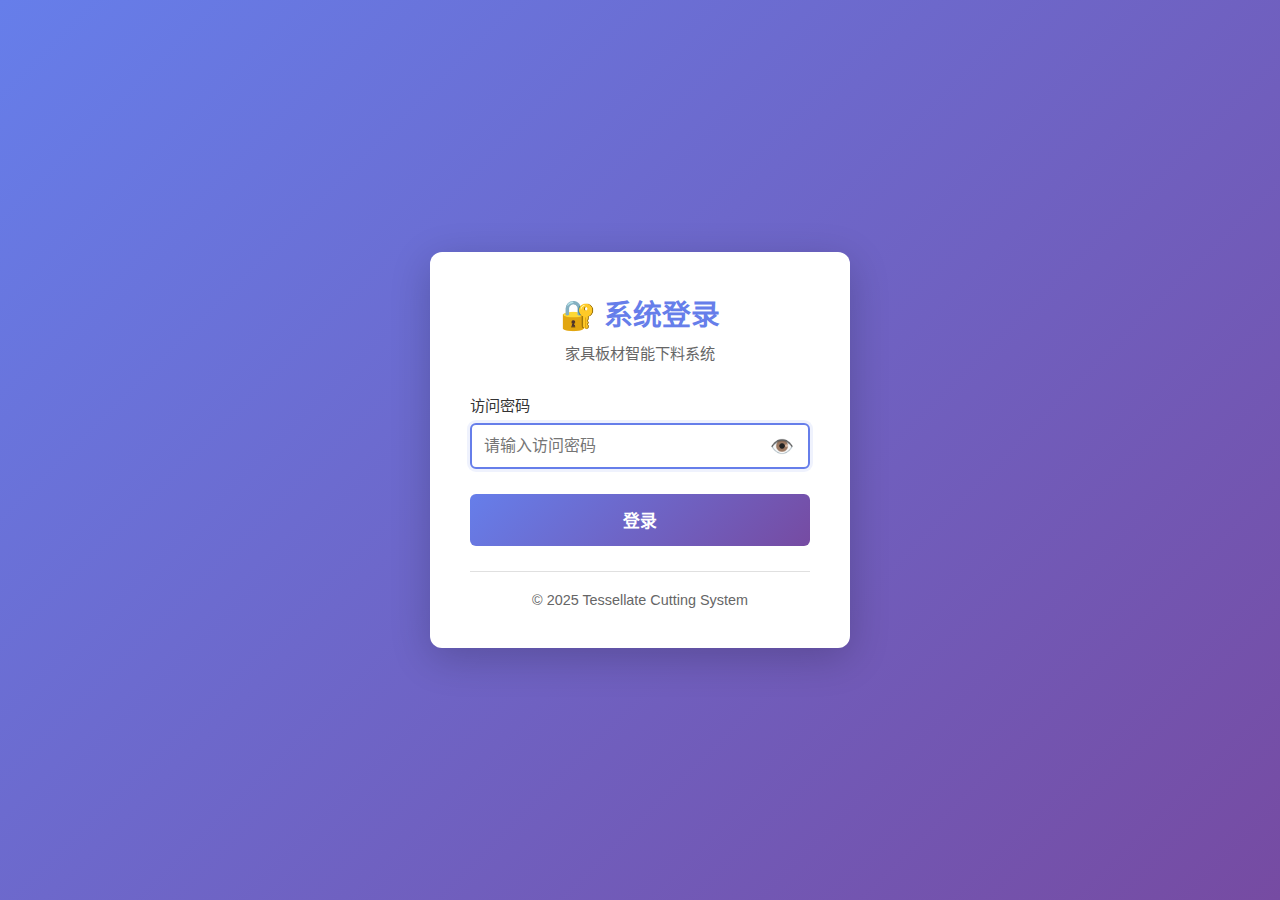
<file: webapp/templates/login.html>
<!DOCTYPE html>
<html lang="zh-CN">
<head>
    <meta charset="UTF-8">
    <meta name="viewport" content="width=device-width, initial-scale=1.0">
    <title>登录 - 家具板材智能下料系统</title>
    <style>
        * {
            margin: 0;
            padding: 0;
            box-sizing: border-box;
        }

        body {
            font-family: 'Segoe UI', Tahoma, Geneva, Verdana, sans-serif;
            background: linear-gradient(135deg, #667eea 0%, #764ba2 100%);
            min-height: 100vh;
            display: flex;
            align-items: center;
            justify-content: center;
            color: #333;
        }

        .login-container {
            background: white;
            border-radius: 12px;
            box-shadow: 0 10px 40px rgba(0, 0, 0, 0.2);
            width: 100%;
            max-width: 420px;
            padding: 40px;
            margin: 20px;
        }

        .logo {
            text-align: center;
            margin-bottom: 30px;
        }

        .logo h1 {
            font-size: 1.8em;
            color: #667eea;
            margin-bottom: 8px;
        }

        .logo p {
            color: #666;
            font-size: 0.95em;
        }

        .form-group {
            margin-bottom: 25px;
        }

        label {
            display: block;
            margin-bottom: 8px;
            color: #333;
            font-weight: 500;
            font-size: 0.95em;
        }

        .password-input-wrapper {
            position: relative;
            display: flex;
            align-items: center;
        }

        input[type="password"],
        input[type="text"] {
            width: 100%;
            padding: 12px 40px 12px 12px;
            border: 2px solid #e0e0e0;
            border-radius: 6px;
            font-size: 1em;
            transition: all 0.3s;
        }

        input[type="password"]:focus,
        input[type="text"]:focus {
            outline: none;
            border-color: #667eea;
            box-shadow: 0 0 0 3px rgba(102, 126, 234, 0.1);
        }

        .toggle-password {
            position: absolute;
            right: 12px;
            background: none;
            border: none;
            color: #666;
            cursor: pointer;
            font-size: 1.2em;
            padding: 4px;
            display: flex;
            align-items: center;
            justify-content: center;
        }

        .toggle-password:hover {
            color: #667eea;
        }

        .btn {
            width: 100%;
            padding: 14px;
            background: linear-gradient(135deg, #667eea 0%, #764ba2 100%);
            color: white;
            border: none;
            border-radius: 6px;
            font-size: 1.05em;
            font-weight: 600;
            cursor: pointer;
            transition: all 0.3s;
        }

        .btn:hover {
            transform: translateY(-2px);
            box-shadow: 0 5px 15px rgba(102, 126, 234, 0.4);
        }

        .btn:active {
            transform: translateY(0);
        }

        .btn:disabled {
            opacity: 0.6;
            cursor: not-allowed;
            transform: none;
        }

        .error-message {
            background: #fee;
            color: #c33;
            padding: 12px;
            border-radius: 6px;
            margin-bottom: 20px;
            border: 1px solid #fcc;
            font-size: 0.95em;
            display: none;
        }

        .error-message.show {
            display: block;
        }

        .footer {
            text-align: center;
            margin-top: 25px;
            padding-top: 20px;
            border-top: 1px solid #e0e0e0;
            color: #666;
            font-size: 0.9em;
        }

        .loading-spinner {
            display: none;
            margin-left: 10px;
            width: 16px;
            height: 16px;
            border: 2px solid #fff;
            border-top-color: transparent;
            border-radius: 50%;
            animation: spin 0.8s linear infinite;
        }

        @keyframes spin {
            to { transform: rotate(360deg); }
        }

        .btn.loading {
            display: flex;
            align-items: center;
            justify-content: center;
        }

        .btn.loading .loading-spinner {
            display: inline-block;
        }
    </style>
</head>
<body>
    <div class="login-container">
        <div class="logo">
            <h1>🔐 系统登录</h1>
            <p>家具板材智能下料系统</p>
        </div>

        <div id="errorMessage" class="error-message"></div>

        <form id="loginForm" onsubmit="handleLogin(event)">
            <div class="form-group">
                <label for="password">访问密码</label>
                <div class="password-input-wrapper">
                    <input
                        type="password"
                        id="password"
                        name="password"
                        placeholder="请输入访问密码"
                        autocomplete="current-password"
                        required
                        autofocus
                    >
                    <button type="button" class="toggle-password" onclick="togglePasswordVisibility()" title="显示/隐藏密码">
                        👁️
                    </button>
                </div>
            </div>

            <button type="submit" class="btn" id="loginBtn">
                <span id="btnText">登录</span>
                <span class="loading-spinner"></span>
            </button>
        </form>

        <div class="footer">
            <p>© 2025 Tessellate Cutting System</p>
        </div>
    </div>

    <script>
        // Auto-focus on password field
        window.onload = function() {
            document.getElementById('password').focus();
        };

        function togglePasswordVisibility() {
            const passwordInput = document.getElementById('password');
            const toggleBtn = document.querySelector('.toggle-password');

            if (passwordInput.type === 'password') {
                passwordInput.type = 'text';
                toggleBtn.textContent = '🙈';
            } else {
                passwordInput.type = 'password';
                toggleBtn.textContent = '👁️';
            }
        }

        function showError(message) {
            const errorDiv = document.getElementById('errorMessage');
            errorDiv.textContent = message;
            errorDiv.classList.add('show');

            // Auto-hide after 5 seconds
            setTimeout(() => {
                errorDiv.classList.remove('show');
            }, 5000);
        }

        function setLoading(isLoading) {
            const btn = document.getElementById('loginBtn');
            const btnText = document.getElementById('btnText');

            if (isLoading) {
                btn.classList.add('loading');
                btn.disabled = true;
                btnText.textContent = '登录中...';
            } else {
                btn.classList.remove('loading');
                btn.disabled = false;
                btnText.textContent = '登录';
            }
        }

        async function handleLogin(event) {
            event.preventDefault();

            const password = document.getElementById('password').value;

            if (!password) {
                showError('请输入密码');
                return;
            }

            setLoading(true);

            try {
                const response = await fetch('/api/login', {
                    method: 'POST',
                    headers: {
                        'Content-Type': 'application/json',
                    },
                    body: JSON.stringify({ password: password })
                });

                const data = await response.json();

                if (response.ok) {
                    // Login successful - redirect to main page or return URL
                    const urlParams = new URLSearchParams(window.location.search);
                    const returnUrl = urlParams.get('return_url') || '/';
                    window.location.href = returnUrl;
                } else if (response.status === 429) {
                    // Rate limit exceeded
                    showError(data.error || '登录尝试次数过多，请稍后再试');
                    setLoading(false);
                } else {
                    // Wrong password or other error
                    showError(data.error || '密码错误，请重试');
                    setLoading(false);
                    // Clear password field
                    document.getElementById('password').value = '';
                    document.getElementById('password').focus();
                }
            } catch (error) {
                showError('登录失败：' + error.message);
                setLoading(false);
            }
        }

        // Handle Enter key submission
        document.getElementById('password').addEventListener('keypress', function(event) {
            if (event.key === 'Enter') {
                event.preventDefault();
                handleLogin(event);
            }
        });
    </script>
</body>
</html>
</file>
